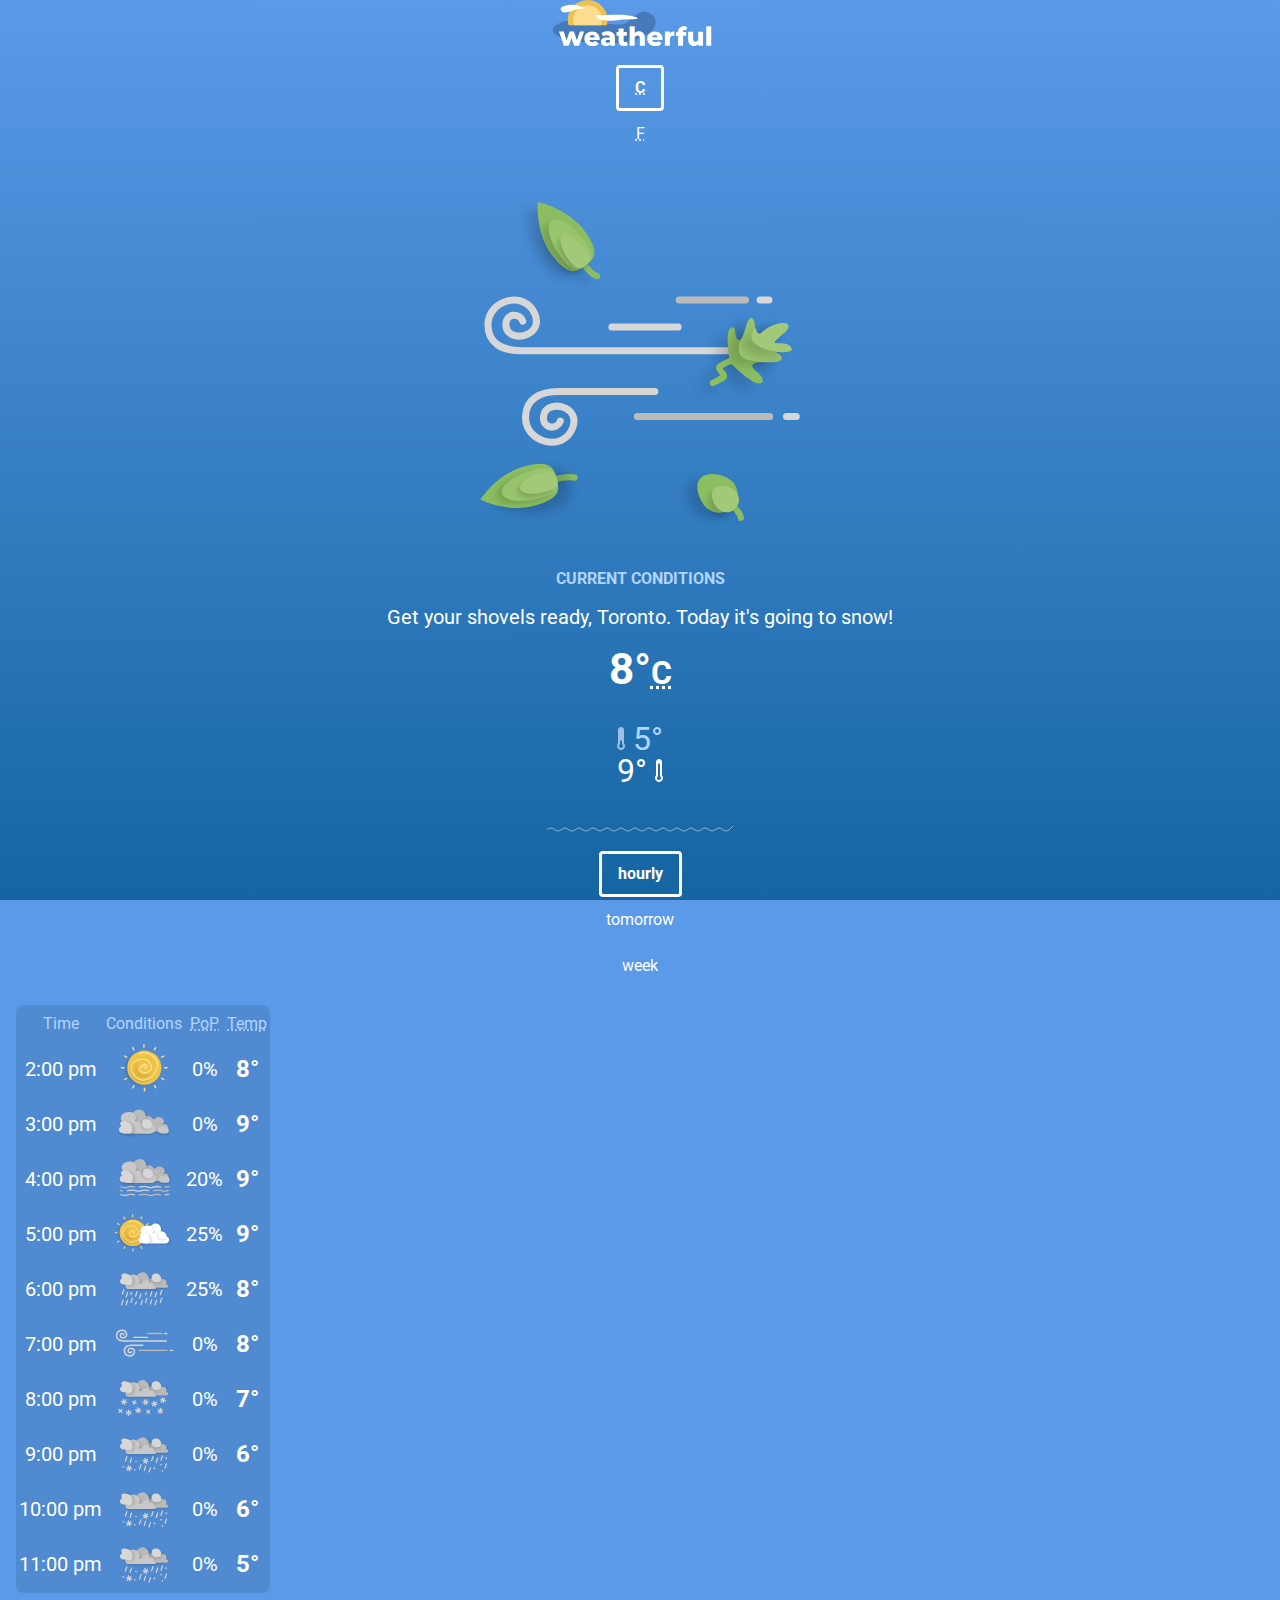
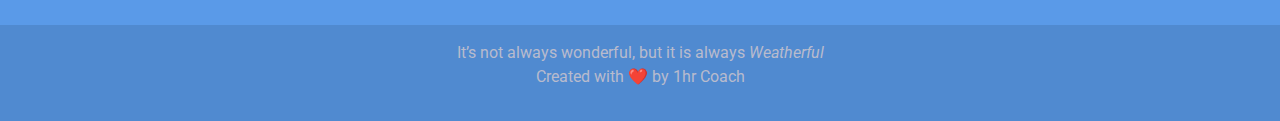
<file: development/b/index.html>
<!DOCTYPE html>
<html lang="en">
	<head>
		<meta charset="UTF-8">
		
		<title>Weatherful Weather</title>
		<meta name="description" content="A weatherful weather app">
		<link rel="stylesheet" href="css/style.css">
	</head>
	<body class="day">

		<!-- <div class="layout"> -->

			<header class="header container">
				<a href="index.html" class="logo"><img src="img/weather-logo.svg" height="46" width="160" alt="Weather logo"></a>
				<ul class="no-markers units">
					<li><button class="btn active" id="setC"><abbr title="Degrees celsius">C</abbr></button></li>
					<li><button class="btn" id="setF"><abbr title="Degrees fahrenheit">F</abbr></button></li>
				</ul>
			</header>

			<main class="weather container">

				<article class="current">
					<!-- <picture> -->
						<!-- <source srcset="img/day-windy-lg.svg" class="icon-lg" media="(min-width: 50rem)"> -->
						<img src="img/day-windy-sm.svg" class="icon-sm" width="320" height="384" alt="Gusty winds in Toronto!">
					<!-- </picture> -->
					<h1>Current Conditions</h1>
					<p class="desc">Get your shovels ready, Toronto. Today it's going to snow!</p>
					<data value="8" class="temp">8&deg;<abbr title="Degrees celsius" class="unit">C</abbr></data>
					<ul class="no-markers high-low">
						<li>
							<img src="img/temp-low.svg" height="23" width="8" alt="Daily low">
							<data value="5" class="low">5&deg;</data>
						</li>
						<li>
							<data value="9" class="high">9&deg;</data>
							<img src="img/temp-high.svg" height="23" width="8" alt="Daily high">
						</li>
					</ul>
				</article>

				<!-- <hr class="squiggly"> -->
				<img src="img/squiggly-line.svg" alt="A squiggly line">

				<aside class="forecast">
					<ul class="no-markers tabs">
						<!-- For each button: aria-controls="hourly" aria-label="hourly" -->
						<li class="tab"><button class="btn active">hourly</button></li>
						<li class="tab"><button class="btn">tomorrow</button></li>
						<li class="tab"><button class="btn">week</button></li>
					</ul>
					
					<table class="ranges">
						<thead>
							<tr>
								<th>Time</th>
								<th>Conditions</th>
								<th><abbr title="Probability of precipitation">PoP</abbr></th>
								<th><abbr title="Temperature">Temp</abbr></th>
							</tr>
						</thead>
						<tbody id="hourly" class="range active">
							<!-- class="icon-xs" for all <img> -->
							<tr>
								<td>2:00 pm</td>
								<td><img src="img/day-clear-xs.svg" alt="Clear conditions" height="48" width="60"></td>
								<td>0%</td>
								<td><data value="8" class="range-temp">8&deg;</data></td>
							</tr>
							<tr>
								<td>3:00 pm</td>
								<td><img src="img/day-cloudy-xs.svg" alt="Cloudy conditions" height="48" width="60"></td>
								<td>0%</td>
								<td><data value="9" class="range-temp">9&deg;</data></td>
							</tr>
							<tr>
								<td>4:00 pm</td>
								<td><img src="img/day-foggy-xs.svg" alt="Foggy conditions" height="48" width="60"></td>
								<td>20%</td>
								<td><data value="9" class="range-temp">9&deg;</data></td>
							</tr>
							<tr>
								<td>5:00 pm</td>
								<td><img src="img/day-partlycloudy-xs.svg" alt="Partly cloudy conditions" height="48" width="60"></td>
								<td>25%</td>
								<td><data value="9" class="range-temp">9&deg;</data></td>
							</tr>
							<tr>
								<td>6:00 pm</td>
								<td><img src="img/day-rainy-xs.svg" alt="Rainy conditions" height="48" width="60"></td>
								<td>25%</td>
								<td><data value="8" class="range-temp">8&deg;</data></td>
							</tr>
							<tr>
								<td>7:00 pm</td>
								<td><img src="img/day-windy-xs.svg" alt="Windy conditions" height="48" width="60"></td>
								<td>0%</td>
								<td><data value="8" class="range-temp">8&deg;</data></td>
							</tr>
							<tr>
								<td>8:00 pm</td>
								<td><img src="img/day-snowy-xs.svg" alt="Partly cloudy conditions" height="48" width="60"></td>
								<td>0%</td>
								<td><data value="7" class="range-temp">7&deg;</data></td>
							</tr>
							<tr>
								<td>9:00 pm</td>
								<td><img src="img/night-sleety-xs.svg" alt="Clear conditions" height="48" width="60"></td>
								<td>0%</td>
								<td><data value="6" class="range-temp">6&deg;</data></td>
							</tr>
							<tr>
								<td>10:00 pm</td>
								<td><img src="img/night-sleety-xs.svg" alt="Clear conditions" height="48" width="60"></td>
								<td>0%</td>
								<td><data value="6" class="range-temp">6&deg;</data></td>
							</tr>
							<tr>
								<td>11:00 pm</td>
								<td><img src="img/night-sleety-xs.svg" alt="Clear conditions" height="48" width="60"></td>
								<td>0%</td>
								<td><data value="5" class="range-temp">5&deg;</data></td>
							</tr>
						</tbody>
						<!-- <tbody id="tomorrow" class="range">
							<tr>
								<td>Morning</td>
								<td><img src="img/day-clear-xs.svg" alt="Clear conditions" height="48" width="60"></td>
								<td>0%</td>
								<td><data value="8">8&deg;</data></td>
							</tr>
							<tr>
								<td>Afternoon</td>
								<td><img src="img/day-cloudy-xs.svg" alt="Sleet conditions" height="48" width="60"></td>
								<td>0%</td>
								<td><data value="12">12&deg;</data></td>
							</tr>
							<tr>
								<td>Evening</td>
								<td><img src="img/night-sleety-xs.svg" alt="Sleet conditions" height="48" width="60"></td>
								<td>0%</td>
								<td><data value="9">9&deg;</data></td>
							</tr>
							<tr>
								<td>Overnight</td>
								<td><img src="img/night-foggy-xs.svg" alt="Sleet conditions" height="48" width="60"></td>
								<td>0%</td>
								<td><data value="4">4&deg;</data></td>
							</tr>
						</tbody>
						<tbody id="week" class="range">
							<tr>
								<td>Sunday</td>
								<td><img src="img/day-windy-xs.svg" alt="Clear conditions" height="48" width="60"></td>
								<td>0%</td>
								<td><data value="9">9&deg;</data></td>
							</tr>
							<tr>
								<td>Monday</td>
								<td><img src="img/day-snowy-xs.svg" alt="Sleet conditions" height="48" width="60"></td>
								<td>0%</td>
								<td><data value="12">12&deg;</data></td>
							</tr>
							<tr>
								<td>Tuesday</td>
								<td><img src="img/day-windy-xs.svg" alt="Windy conditions" height="48" width="60"></td>
								<td>20%</td>
								<td><data value="5">5&deg;</data></td>
							</tr>
							<tr>
								<td>Wednesday</td>
								<td><img src="img/day-rainy-xs.svg" alt="Rainy conditions" height="48" width="60"></td>
								<td>25%</td>
								<td><data value="11">11&deg;</data></td>
							</tr>
							<tr>
								<td>Thursday</td>
								<td><img src="img/day-partlycloudy-xs.svg" alt="Partly cloud conditions" height="48" width="60"></td>
								<td>25%</td>
								<td><data value="12">12&deg;</data></td>
							</tr>
							<tr>
								<td>Friday</td>
								<td><img src="img/day-windy-xs.svg" alt="Windy conditions" height="48" width="60"></td>
								<td>0%</td>
								<td><data value="14">14&deg;</data></td>
							</tr>
							<tr>
								<td>Saturday</td>
								<td><img src="img/day-snowy-xs.svg" alt="Snowy conditions" height="48" width="60"></td>
								<td>0%</td>
								<td><data value="10">10&deg;</data></td>
							</tr>
						</tbody> -->
					</table>
				</aside>

			</main>

			<footer class="footer container">
				<!-- <div class="footer-group container"> -->
					<p class="tagline">It’s not always wonderful, but it is always <em>Weatherful</em></p>
					<p class="madeby">Created with ❤️ by 1hr Coach</p>
				<!-- </div> -->
			</footer>
		<!-- </div> -->

		<!-- <div class="modal show">loading...</div> -->

		<!-- <script src="js/script.js" type="module"></script> -->
	</body>
</html>
</file>
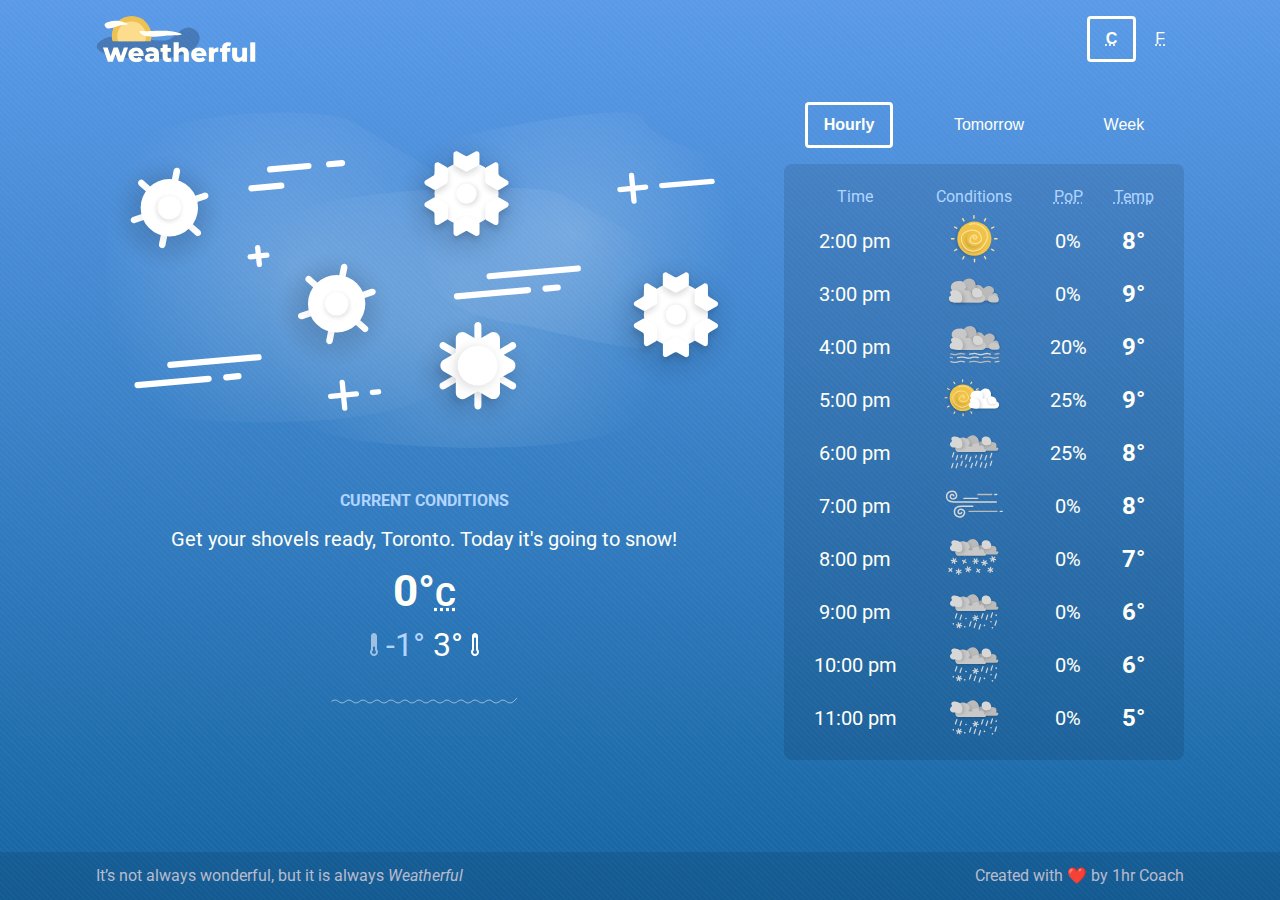
<file: development/d/index.html>
<!DOCTYPE html>
<html lang="en">
	<head>
		<meta charset="UTF-8">
		<meta name="viewport" content="width=device-width, initial-scale=1.0">
		<title>Weatherful Weather</title>
		<meta name="description" content="A weatherful weather app">
		<link rel="stylesheet" href="css/style.css">
	</head>
	<body class="day">

		<div class="layout">

			<header class="header container">
				<div class="logo"><a href="index.html"><img src="img/weather-logo.svg" height="46" width="160" alt="Weather logo"></a></div>
				<ul class="no-markers units">
					<li><button class="btn" id="setC"><abbr title="Degrees celsius">C</abbr></button></li>
					<li><button class="btn" id="setF"><abbr title="Degrees fahrenheit">F</abbr></button></li>
				</ul>
			</header>

			<main class="weather container">

				<article class="current">
					<picture>
						<source srcset="" class="icon-lg" media="(min-width: 50rem)">
						<img src="" class="icon-sm" alt="">
					</picture>
					<h1>Current Conditions</h1>
					<p class="desc"></p>
					<data value="" class="temp"></data>
					<ul class="no-markers high-low">
						<li>
							<img src="img/temp-low.svg" height="23" width="8" alt="Daily low">
							<data value="" class="low"></data>
						</li>
						<li>
							<data value="" class="high"></data>
							<img src="img/temp-high.svg" height="23" width="8" alt="Daily high">
						</li>
					</ul>
				</article>

				<!-- <hr class="squiggly"> -->

				<aside class="forecast">
					<ul class="no-markers tabs">
						<!-- For each button: aria-controls="hourly" aria-label="hourly" -->
						<li class="tab"><button class="btn active">hourly</button></li>
						<li class="tab"><button class="btn">tomorrow</button></li>
						<li class="tab"><button class="btn">week</button></li>
					</ul>
					<table class="ranges">
						<thead>
							<tr>
								<th>Time</th>
								<th>Conditions</th>
								<th><abbr title="Probability of precipitation">PoP</abbr></th>
								<th><abbr title="Temperature">Temp</abbr></th>
							</tr>
						</thead>
						<tbody id="hourly" class="range active">
							<!-- class="icon-xs" for all <img> -->
							<tr>
								<td>2:00 pm</td>
								<td><img src="img/day-clear-xs.svg" alt="Clear conditions" height="48" width="60"></td>
								<td>0%</td>
								<td><data value="8" class="range-temp">8&deg;</data></td>
							</tr>
							<tr>
								<td>3:00 pm</td>
								<td><img src="img/day-cloudy-xs.svg" alt="Cloudy conditions" height="48" width="60"></td>
								<td>0%</td>
								<td><data value="9" class="range-temp">9&deg;</data></td>
							</tr>
							<tr>
								<td>4:00 pm</td>
								<td><img src="img/day-foggy-xs.svg" alt="Foggy conditions" height="48" width="60"></td>
								<td>20%</td>
								<td><data value="9" class="range-temp">9&deg;</data></td>
							</tr>
							<tr>
								<td>5:00 pm</td>
								<td><img src="img/day-partlycloudy-xs.svg" alt="Partly cloudy conditions" height="48" width="60"></td>
								<td>25%</td>
								<td><data value="9" class="range-temp">9&deg;</data></td>
							</tr>
							<tr>
								<td>6:00 pm</td>
								<td><img src="img/day-rainy-xs.svg" alt="Rainy conditions" height="48" width="60"></td>
								<td>25%</td>
								<td><data value="8" class="range-temp">8&deg;</data></td>
							</tr>
							<tr>
								<td>7:00 pm</td>
								<td><img src="img/day-windy-xs.svg" alt="Windy conditions" height="48" width="60"></td>
								<td>0%</td>
								<td><data value="8" class="range-temp">8&deg;</data></td>
							</tr>
							<tr>
								<td>8:00 pm</td>
								<td><img src="img/day-snowy-xs.svg" alt="Partly cloudy conditions" height="48" width="60"></td>
								<td>0%</td>
								<td><data value="7" class="range-temp">7&deg;</data></td>
							</tr>
							<tr>
								<td>9:00 pm</td>
								<td><img src="img/night-sleety-xs.svg" alt="Clear conditions" height="48" width="60"></td>
								<td>0%</td>
								<td><data value="6" class="range-temp">6&deg;</data></td>
							</tr>
							<tr>
								<td>10:00 pm</td>
								<td><img src="img/night-sleety-xs.svg" alt="Clear conditions" height="48" width="60"></td>
								<td>0%</td>
								<td><data value="6" class="range-temp">6&deg;</data></td>
							</tr>
							<tr>
								<td>11:00 pm</td>
								<td><img src="img/night-sleety-xs.svg" alt="Clear conditions" height="48" width="60"></td>
								<td>0%</td>
								<td><data value="5" class="range-temp">5&deg;</data></td>
							</tr>
						</tbody>
					</table>
				</aside>

			</main>

			<footer class="footer">
				<div class="container">
					<!-- Anchor here? -->
					<p class="tagline">It’s not always wonderful, but it is always <em>Weatherful</em></p>
					<p class="madeby">Created with ❤️ by 1hr Coach</p>
				</div>
			</footer>
		</div>

		<div class="modal">loading...</div>

		<script src="js/script.js"></script>
	</body>
</html>
</file>
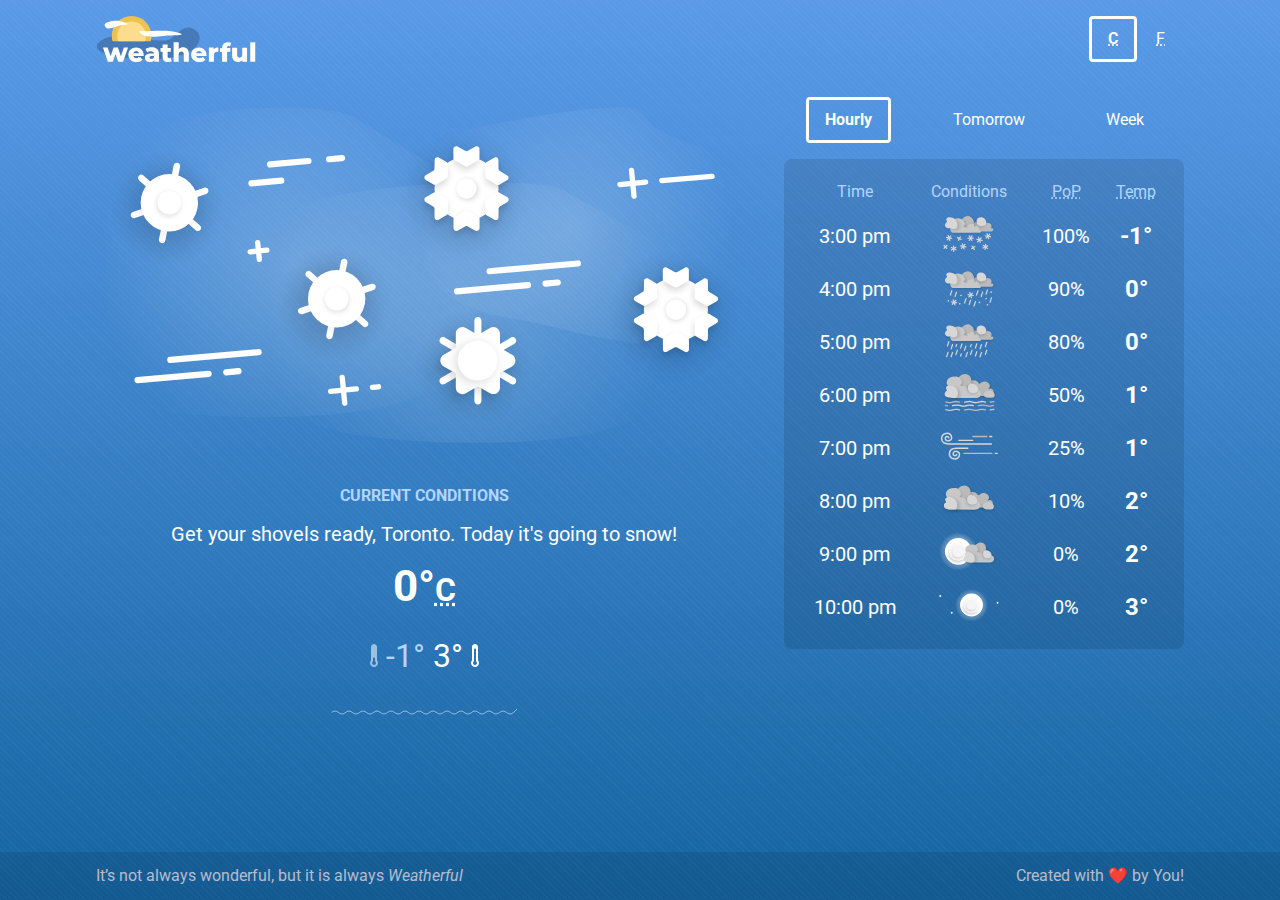
<file: development/e/index.html>
<!DOCTYPE html>
<html lang="en">
	<head>
		<meta charset="UTF-8">
		<meta name="viewport" content="width=device-width, initial-scale=1.0">
		<title>Weatherful Weather</title>
		<meta name="description" content="A weatherful weather app">
		<link rel="stylesheet" href="css/style.css">
	</head>
	<body>

		<div class="layout">

			<header class="header container">
				<a href="index.html" class="logo"><img src="img/weather-logo.svg" height="46" width="160" alt="Weather logo"></a>
				<ul class="no-markers units">
					<li><button class="btn" id="setC"><abbr title="Degrees celsius">C</abbr></button></li>
					<li><button class="btn" id="setF"><abbr title="Degrees fahrenheit">F</abbr></button></li>
				</ul>
			</header>

			<main class="weather container">

				<article class="current">
					<picture>
						<source srcset="" class="icon-lg" id="iconLg" media="(min-width: 50rem)">
						<img src="" class="icon-sm" id="iconSm" alt="">
					</picture>
					<h1>Current Conditions</h1>
					<p class="desc" id="desc"></p>
					<data value="" class="temp" id="currTemp"></data>
					<ul class="no-markers high-low">
						<li>
							<img src="img/temp-low.svg" height="23" width="8" alt="Daily low">
							<data value="" class="low" id="lowTemp"></data>
						</li>
						<li>
							<data value="" class="high" id="highTemp"></data>
							<img src="img/temp-high.svg" height="23" width="8" alt="Daily high">
						</li>
					</ul>
				</article>

				<!-- <hr class="squiggly"> -->

				<aside class="forecast">
					<ul class="no-markers tabs">
					</ul>
					<table class="ranges">
						<thead>
              <tr>
                <th>Time</th>
                <th>Conditions</th>
                <th><abbr title="Probability of precipitation">PoP</abbr></th>
                <th><abbr title="Temperature">Temp</abbr></th>
              </tr>
            </thead>
					</table>
				</aside>

			</main>

			<footer class="footer">
				<div class="container footer-group">
					<!-- Anchor here? -->
					<p class="tagline">It’s not always wonderful, but it is always <em>Weatherful</em></p>
					<p class="madeby">Created with ❤️ by You!</p>
				</div>
			</footer>
		</div>

		<div class="modal show">loading...</div>

		<script src="js/script.js" type="module"></script>
	</body>
</html>
</file>
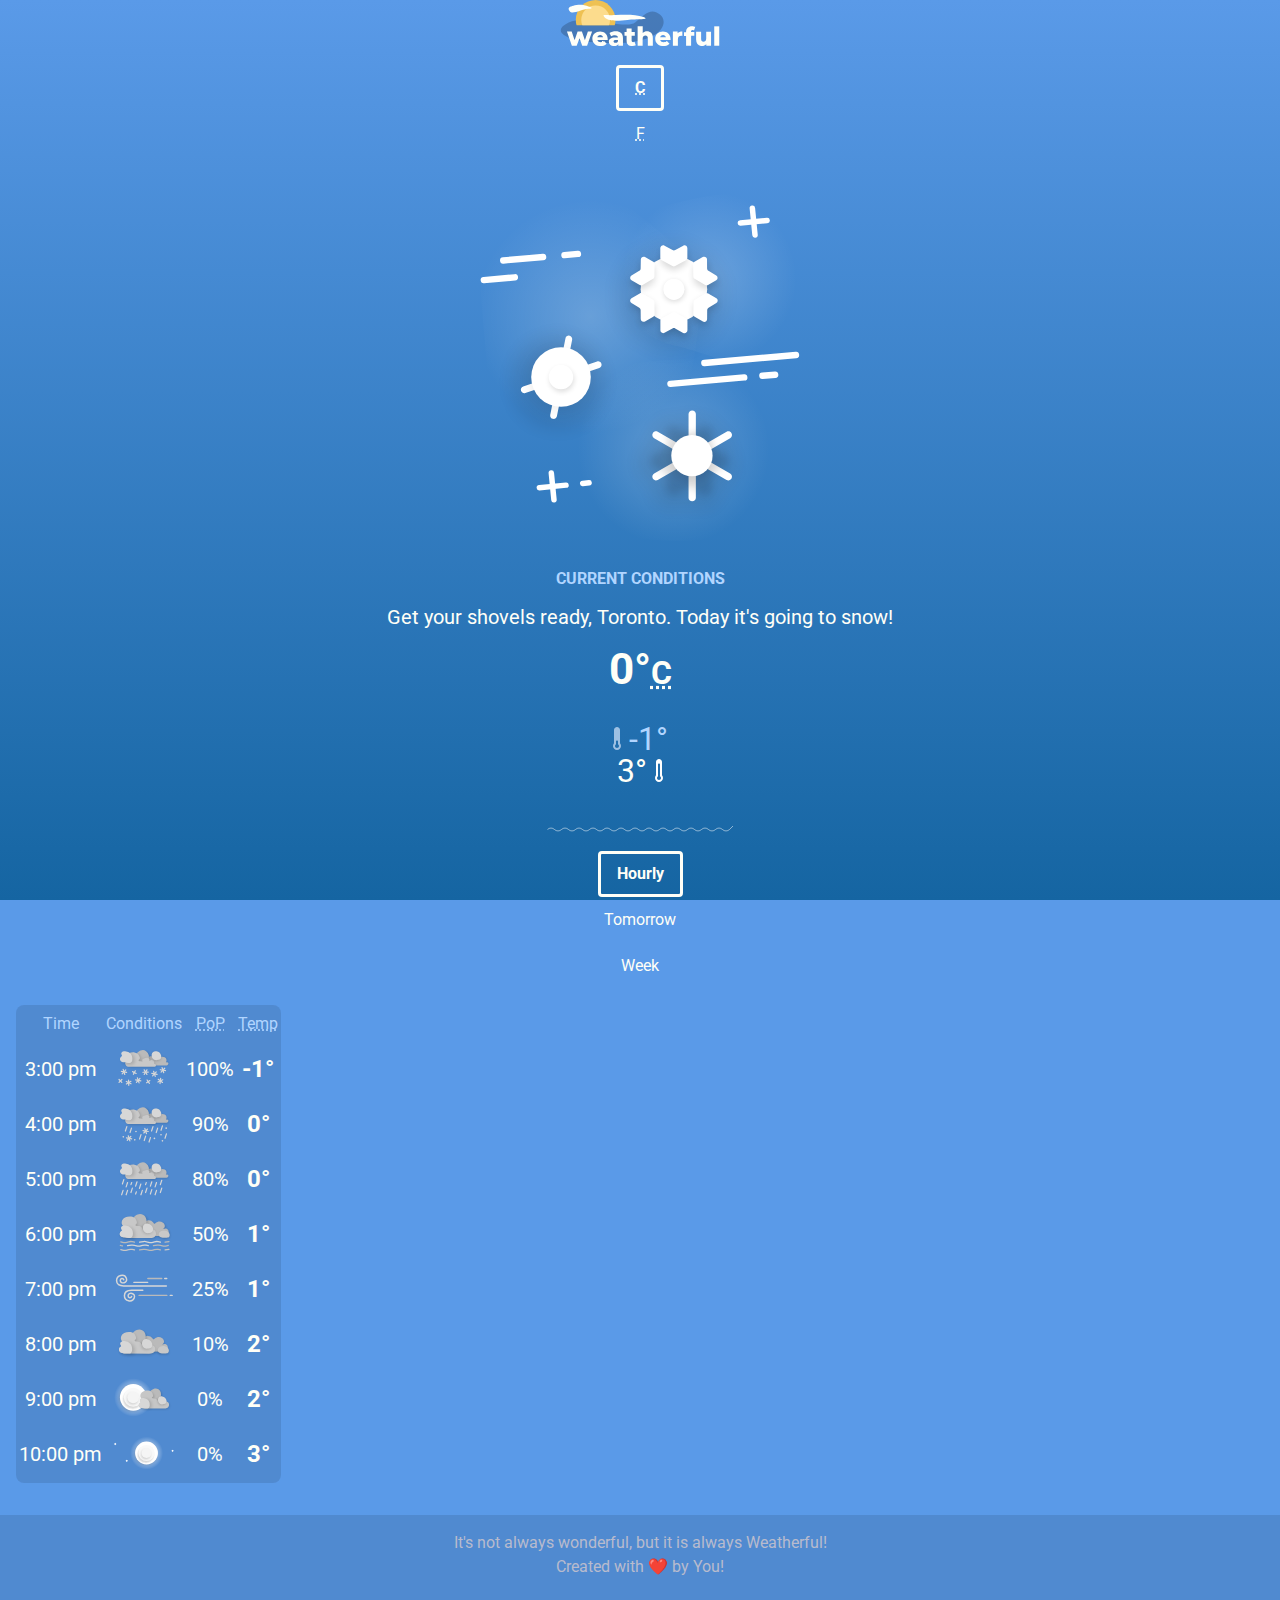
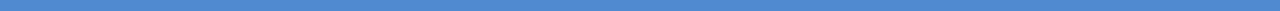
<file: module-b/solution/index.html>
<!DOCTYPE html>
<html lang="en">
  <head>
    <meta charset="utf-8">
    <title>Weatherful Weather</title>
    <meta name="description" content="A weatherful weather application interface">
    <link rel="stylesheet" href="css/style.css">
  </head>
  <body>
    <header class="container">
      <a href="index.html" class="logo"><img src="img/weather-logo.svg" height="46" width="160" alt="Weatherful Weather logo"></a>
      <ul class="no-markers">
        <li><button class="btn active"><abbr title="Degrees celsius">C</abbr></button></li>
        <li><button class="btn"><abbr title="Degrees fahrenheit">F</abbr></button></li>
      </ul>
    </header>
    <main class="container">
      <article>
        <img src="img/day-snow-sm.svg" width="320" height="384" alt="Snowy weather in Toronto">
        <h1 class="heading">Current Conditions</h1>
        <p class="desc">Get your shovels ready, Toronto. Today it's going to snow!</p>
        <data value="0" class="temp">0&deg;<abbr title="Degrees celsius" class="unit">C</abbr></data>
        <ul class="no-markers high-low">
          <li>
            <img src="img/temp-low.svg" alt="Daily low">
            <data value="-1" class="low">-1&deg;</data>
          </li>
          <li>
            <data value="3" class="high">3&deg;</data>
            <img src="img/temp-high.svg" alt="Daily hight">
          </li>
        </ul>
      </article>
      <img src="img/squiggly-line.svg" alt="A squiggly line">
      <aside>
        <ul class="no-markers">
          <li><button class="btn active">Hourly</button></li>
          <li><button class="btn">Tomorrow</button></li>
          <li><button class="btn">Week</button></li>
        </ul>
        <table class="ranges">
          <thead>
            <tr>
              <th>Time</th>
              <th>Conditions</th>
              <th><abbr title="Probability of precipitation">PoP</abbr></th>
              <th><abbr title="Temperature">Temp</abbr></th>
            </tr>
          </thead>
          <tbody class="range">
            <tr>
              <td>3:00 pm</td>
              <td><img src="img/day-snow-xs.svg" height="48" width="60" alt="Snow"></td>
              <td>100%</td>
              <td class="range-temp"><data value="-1">-1&deg;</data></td>
            </tr>
            <tr>
              <td>4:00 pm</td>
              <td><img src="img/day-sleet-xs.svg" height="48" width="60" alt="Sleet"></td>
              <td>90%</td>
              <td class="range-temp"><data value="0">0&deg;</data></td>
            </tr>
            <tr>
              <td>5:00 pm</td>
              <td><img src="img/day-rain-xs.svg" height="48" width="60" alt="Rain"></td>
              <td>80%</td>
              <td class="range-temp"><data value="0">0&deg;</data></td>
            </tr>
            <tr>
              <td>6:00 pm</td>
              <td><img src="img/day-foggy-xs.svg" height="48" width="60" alt="Foggy"></td>
              <td>50%</td>
              <td class="range-temp"><data value="1">1&deg;</data></td>
            </tr>
            <tr>
              <td>7:00 pm</td>
              <td><img src="img/day-windy-xs.svg" height="48" width="60" alt="Windy"></td>
              <td>25%</td>
              <td class="range-temp"><data value="1">1&deg;</data></td>
            </tr>
            <tr>
              <td>8:00 pm</td>
              <td><img src="img/night-cloudy-xs.svg" height="48" width="60" alt="Cloudy"></td>
              <td>10%</td>
              <td class="range-temp"><data value="2">2&deg;</data></td>
            </tr>
            <tr>
              <td>9:00 pm</td>
              <td><img src="img/night-partlycloudy-xs.svg" height="48" width="60" alt="Partly Cloudy"></td>
              <td>0%</td>
              <td class="range-temp"><data value="2">2&deg;</data></td>
            </tr>
            <tr>
              <td>10:00 pm</td>
              <td><img src="img/night-clear-xs.svg" height="48" width="60" alt="Clear"></td>
              <td>0%</td>
              <td class="range-temp"><data value="3">3&deg;</data></td>
            </tr>
          </tbody>
        </table>
      </aside>
    </main>
    <footer class="footer container">
      <p class="tagline">It's not always wonderful, but it is always Weatherful!</p>
      <p class="madeby">Created with ❤️ by You!</p>
    </footer>
  </body>
</html>
</file>
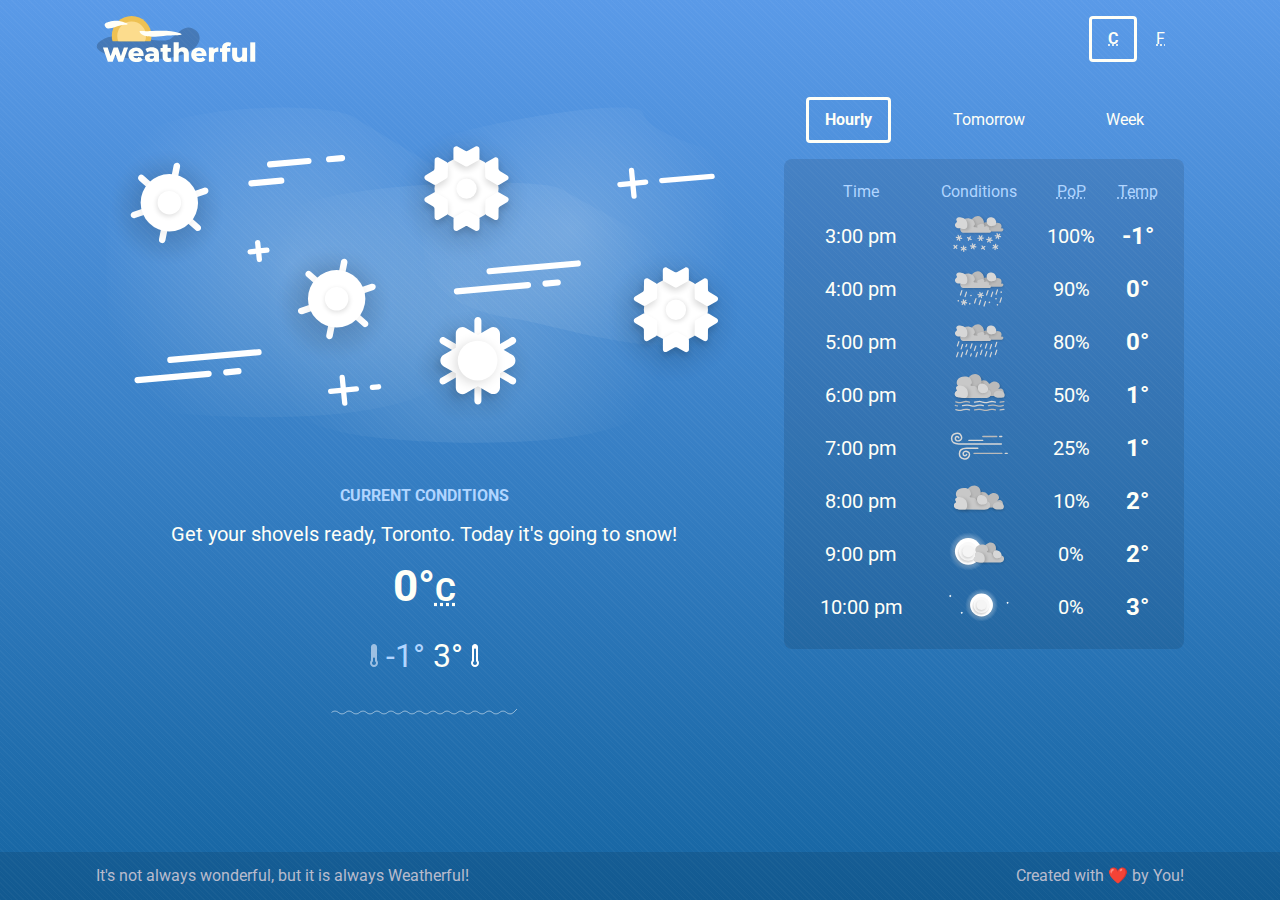
<file: module-c/solution/index.html>
<!DOCTYPE html>
<html lang="en">
  <head>
    <meta charset="utf-8">
    <meta name="viewport" content="width=device-width, initial-scale=1.0">
    <title>Weatherful Weather</title>
    <meta name="description" content="A weatherful weather application interface">
    <link rel="stylesheet" href="css/style.css">
  </head>
  <body>
    <div class="layout">
      <header class="header container">
        <a href="index.html" class="logo"><img src="img/weather-logo.svg" height="46" width="160" alt="Weatherful Weather logo"></a>
        <ul class="no-markers units">
          <li><button class="btn active"><abbr title="Degrees celsius">C</abbr></button></li>
          <li><button class="btn"><abbr title="Degrees fahrenheit">F</abbr></button></li>
        </ul>
      </header>
      <main class="container weather">
        <article class="current">
          <picture>
            <source srcset="img/day-snow-lg.svg" media="(min-width: 50rem)">
            <img src="img/day-snow-sm.svg" alt="Snowy weather in Toronto">
          </picture>
          <h1 class="heading">Current Conditions</h1>
          <p class="desc">Get your shovels ready, Toronto. Today it's going to snow!</p>
          <data value="0" class="temp">0&deg;<abbr title="Degrees celsius" class="unit">C</abbr></data>
          <ul class="no-markers high-low">
            <li class="low">
              <img src="img/temp-low.svg" alt="Daily low">
              <data value="-1">-1&deg;</data>
            </li>
            <li class="high">
              <data value="3">3&deg;</data>
              <img src="img/temp-high.svg" alt="Daily hight">
            </li>
          </ul>
        </article>
        <!-- <img src="img/squiggly-line.svg" alt="A squiggly line"> -->
        <aside class="forecast">
          <ul class="no-markers tabs">
            <li><button class="btn active">Hourly</button></li>
            <li><button class="btn">Tomorrow</button></li>
            <li><button class="btn">Week</button></li>
          </ul>
          <table class="ranges">
            <thead>
              <tr>
                <th>Time</th>
                <th>Conditions</th>
                <th><abbr title="Probability of precipitation">PoP</abbr></th>
                <th><abbr title="Temperature">Temp</abbr></th>
              </tr>
            </thead>
            <tbody class="range">
              <tr>
                <td>3:00 pm</td>
                <td><img src="img/day-snow-xs.svg" height="48" width="60" alt="Snow"></td>
                <td>100%</td>
                <td class="range-temp"><data value="-1">-1&deg;</data></td>
              </tr>
              <tr>
                <td>4:00 pm</td>
                <td><img src="img/day-sleet-xs.svg" height="48" width="60" alt="Sleet"></td>
                <td>90%</td>
                <td class="range-temp"><data value="0">0&deg;</data></td>
              </tr>
              <tr>
                <td>5:00 pm</td>
                <td><img src="img/day-rain-xs.svg" height="48" width="60" alt="Rain"></td>
                <td>80%</td>
                <td class="range-temp"><data value="0">0&deg;</data></td>
              </tr>
              <tr>
                <td>6:00 pm</td>
                <td><img src="img/day-foggy-xs.svg" height="48" width="60" alt="Foggy"></td>
                <td>50%</td>
                <td class="range-temp"><data value="1">1&deg;</data></td>
              </tr>
              <tr>
                <td>7:00 pm</td>
                <td><img src="img/day-windy-xs.svg" height="48" width="60" alt="Windy"></td>
                <td>25%</td>
                <td class="range-temp"><data value="1">1&deg;</data></td>
              </tr>
              <tr>
                <td>8:00 pm</td>
                <td><img src="img/night-cloudy-xs.svg" height="48" width="60" alt="Cloudy"></td>
                <td>10%</td>
                <td class="range-temp"><data value="2">2&deg;</data></td>
              </tr>
              <tr>
                <td>9:00 pm</td>
                <td><img src="img/night-partlycloudy-xs.svg" height="48" width="60" alt="Partly Cloudy"></td>
                <td>0%</td>
                <td class="range-temp"><data value="2">2&deg;</data></td>
              </tr>
              <tr>
                <td>10:00 pm</td>
                <td><img src="img/night-clear-xs.svg" height="48" width="60" alt="Clear"></td>
                <td>0%</td>
                <td class="range-temp"><data value="3">3&deg;</data></td>
              </tr>
            </tbody>
          </table>
        </aside>
      </main>
      <footer class="footer">
        <div class="container footer-group">
          <p class="tagline">It's not always wonderful, but it is always Weatherful!</p>
          <p class="madeby">Created with ❤️ by You!</p>
        </div>
      </footer>
    </div>
  </body>
</html>
</file>
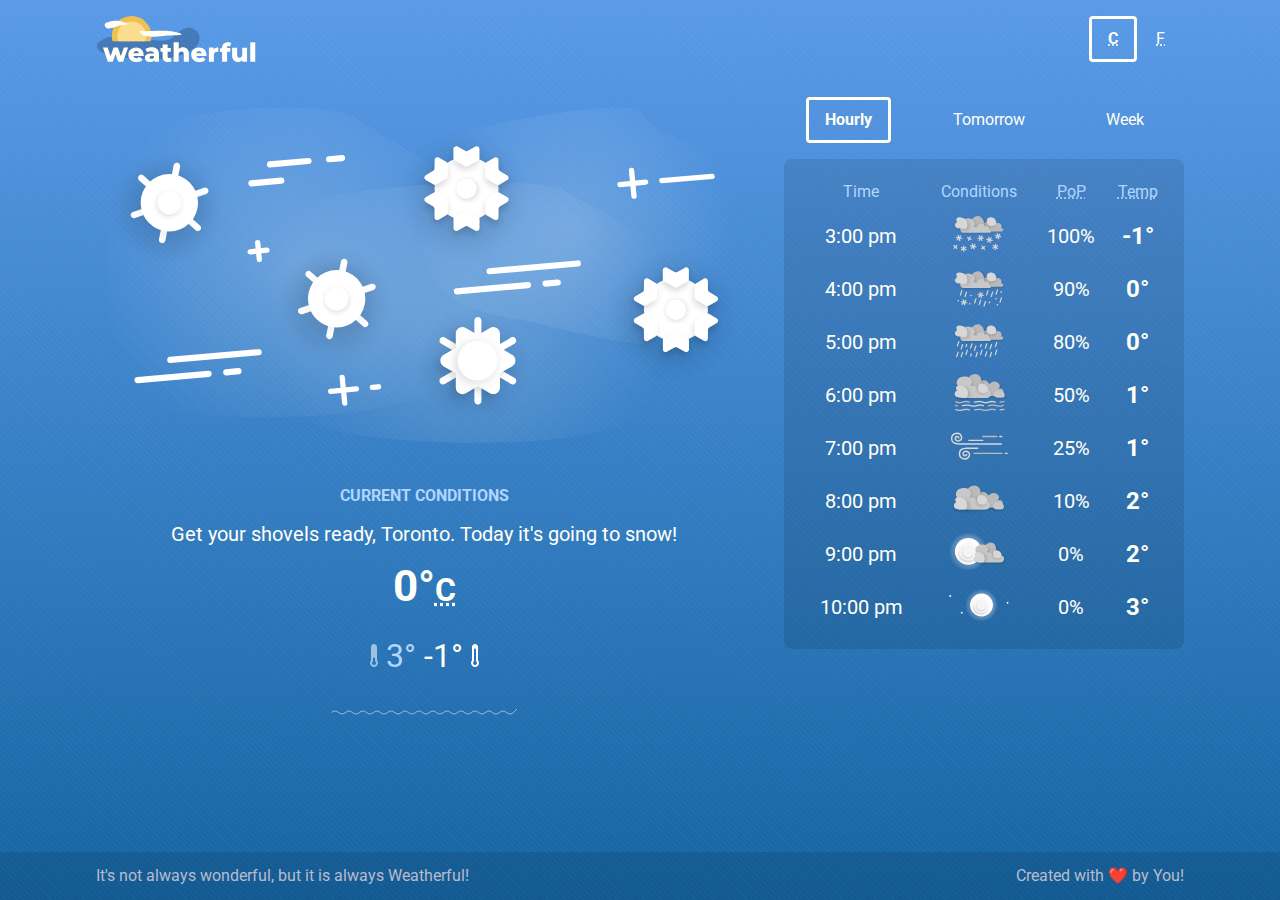
<file: module-d/solution/index.html>
<!DOCTYPE html>
<html lang="en">
  <head>
    <meta charset="utf-8">
    <meta name="viewport" content="width=device-width, initial-scale=1.0">
    <title>Weatherful Weather</title>
    <meta name="description" content="A weatherful weather application interface">
    <link rel="stylesheet" href="css/style.css">
  </head>
  <body>
    <div class="layout">
      <header class="header container">
        <a href="index.html" class="logo"><img src="img/weather-logo.svg" height="46" width="160" alt="Weatherful Weather logo"></a>
        <ul class="no-markers units">
          <li><button class="btn" id="setC"><abbr title="Degrees celsius">C</abbr></button></li>
          <li><button class="btn" id="setF"><abbr title="Degrees fahrenheit">F</abbr></button></li>
        </ul>
      </header>
      <main class="container weather">
        <article class="current">
          <picture>
            <source srcset="" media="(min-width: 50rem)" id="iconLg">
            <img src="" alt="" id="iconSm">
          </picture>
          <h1 class="heading">Current Conditions</h1>
          <p class="desc" id="desc"></p>
          <data value="" class="temp" id="currTemp"></data>
          <ul class="no-markers high-low">
            <li class="low">
              <img src="img/temp-low.svg" alt="Daily low">
              <data value="" id="highTemp"></data>
            </li>
            <li class="high">
              <data value="" id="lowTemp"></data>
              <img src="img/temp-high.svg" alt="Daily hight">
            </li>
          </ul>
        </article>
        <aside class="forecast">
          <ul class="no-markers tabs">
            <li><button class="btn active">Hourly</button></li>
            <li><button class="btn">Tomorrow</button></li>
            <li><button class="btn">Week</button></li>
          </ul>
          <table class="ranges">
            <thead>
              <tr>
                <th>Time</th>
                <th>Conditions</th>
                <th><abbr title="Probability of precipitation">PoP</abbr></th>
                <th><abbr title="Temperature">Temp</abbr></th>
              </tr>
            </thead>
            <tbody class="range">
              <tr>
                <td>3:00 pm</td>
                <td><img src="img/day-snow-xs.svg" height="48" width="60" alt="Snow"></td>
                <td>100%</td>
                <td class="range-temp"><data value="-1">-1&deg;</data></td>
              </tr>
              <tr>
                <td>4:00 pm</td>
                <td><img src="img/day-sleet-xs.svg" height="48" width="60" alt="Sleet"></td>
                <td>90%</td>
                <td class="range-temp"><data value="0">0&deg;</data></td>
              </tr>
              <tr>
                <td>5:00 pm</td>
                <td><img src="img/day-rain-xs.svg" height="48" width="60" alt="Rain"></td>
                <td>80%</td>
                <td class="range-temp"><data value="0">0&deg;</data></td>
              </tr>
              <tr>
                <td>6:00 pm</td>
                <td><img src="img/day-foggy-xs.svg" height="48" width="60" alt="Foggy"></td>
                <td>50%</td>
                <td class="range-temp"><data value="1">1&deg;</data></td>
              </tr>
              <tr>
                <td>7:00 pm</td>
                <td><img src="img/day-windy-xs.svg" height="48" width="60" alt="Windy"></td>
                <td>25%</td>
                <td class="range-temp"><data value="1">1&deg;</data></td>
              </tr>
              <tr>
                <td>8:00 pm</td>
                <td><img src="img/night-cloudy-xs.svg" height="48" width="60" alt="Cloudy"></td>
                <td>10%</td>
                <td class="range-temp"><data value="2">2&deg;</data></td>
              </tr>
              <tr>
                <td>9:00 pm</td>
                <td><img src="img/night-partlycloudy-xs.svg" height="48" width="60" alt="Partly Cloudy"></td>
                <td>0%</td>
                <td class="range-temp"><data value="2">2&deg;</data></td>
              </tr>
              <tr>
                <td>10:00 pm</td>
                <td><img src="img/night-clear-xs.svg" height="48" width="60" alt="Clear"></td>
                <td>0%</td>
                <td class="range-temp"><data value="3">3&deg;</data></td>
              </tr>
            </tbody>
          </table>
        </aside>
      </main>
      <footer class="footer">
        <div class="container footer-group">
          <p class="tagline">It's not always wonderful, but it is always Weatherful!</p>
          <p class="madeby">Created with ❤️ by You!</p>
        </div>
      </footer>
    </div>

    <script src="js/script.js"></script>
  </body>
</html>
</file>
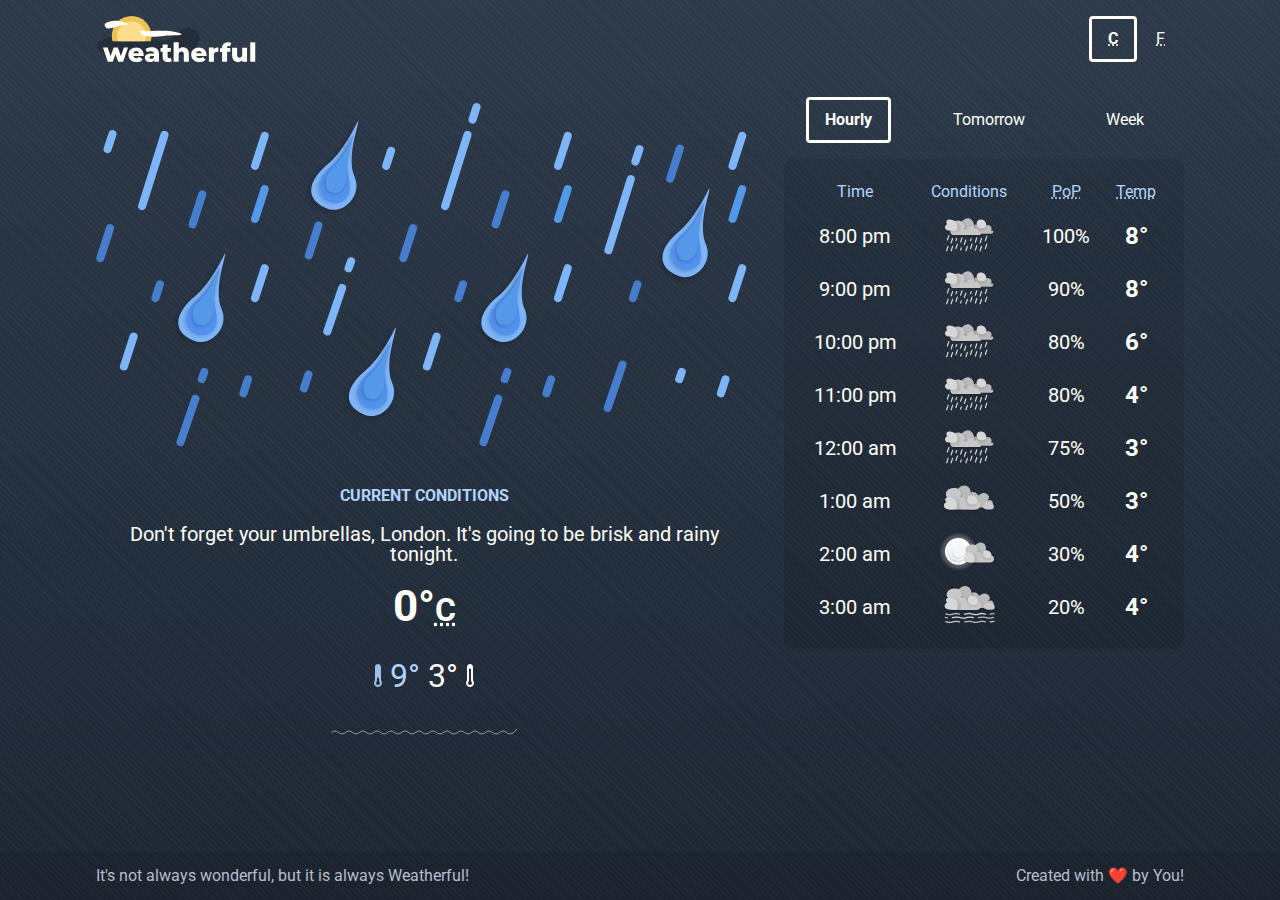
<file: module-e/solution/index.html>
<!DOCTYPE html>
<html lang="en">
  <head>
    <meta charset="utf-8">
    <meta name="viewport" content="width=device-width, initial-scale=1.0">
    <title>Weatherful Weather</title>
    <meta name="description" content="A weatherful weather application interface">
    <link rel="stylesheet" href="css/style.css">
  </head>
  <body>
    <div class="layout">
      <header class="header container">
        <a href="index.html" class="logo"><img src="img/weather-logo.svg" height="46" width="160" alt="Weatherful Weather logo"></a>
        <ul class="no-markers units">
          <li><button class="btn" id="setC"><abbr title="Degrees celsius">C</abbr></button></li>
          <li><button class="btn" id="setF"><abbr title="Degrees fahrenheit">F</abbr></button></li>
        </ul>
      </header>
      <main class="container weather">
        <article class="current">
          <picture>
            <source srcset="" media="(min-width: 50rem)" id="iconLg">
            <img src="" alt="" id="iconSm">
          </picture>
          <h1 class="heading">Current Conditions</h1>
          <p class="desc" id="desc"></p>
          <data value="" class="temp" id="currTemp"></data>
          <ul class="no-markers high-low">
            <li class="low">
              <img src="img/temp-low.svg" alt="Daily low">
              <data value="" id="highTemp"></data>
            </li>
            <li class="high">
              <data value="" id="lowTemp"></data>
              <img src="img/temp-high.svg" alt="Daily hight">
            </li>
          </ul>
        </article>
        <aside class="forecast">
          <ul class="no-markers tabs" id="tabs">
          </ul>
          <table class="ranges" id="ranges">
            <thead>
              <tr>
                <th>Time</th>
                <th>Conditions</th>
                <th><abbr title="Probability of precipitation">PoP</abbr></th>
                <th><abbr title="Temperature">Temp</abbr></th>
              </tr>
            </thead>
          </table>
        </aside>
      </main>
      <footer class="footer">
        <div class="container footer-group">
          <p class="tagline">It's not always wonderful, but it is always Weatherful!</p>
          <p class="madeby">Created with ❤️ by You!</p>
        </div>
      </footer>
    </div>

    <script src="js/script.js" type="module"></script>
  </body>
</html>
</file>
<file: development/b/css/style.css>
@import url('https://fonts.googleapis.com/css2?family=Open+Sans:wght@300&family=Roboto:wght@400;700&display=swap');

/* *, *::before, *::after {
	box-sizing: border-box;
} */

:root {
	--col-a: rgb(255, 255, 247);
	--col-b: rgb(177, 213, 255);
	--col-c: rgb(184, 187, 205);

	--shade-white: rgba(255, 255, 255, 0.1);
	--shade-black: rgba(0, 0, 0, 0.1);
}

html {
	background-color: var(--grad-light);
	/* height: 100%; */
}
.day {
	--grad-light:rgb(90, 154, 232);
	--grad-dark:rgb(21, 101, 162);
}
.day-precip {
	--grad-light: rgb(53, 84, 131);
	--grad-dark: rgb(51, 82, 120);
}
.night {
	--grad-light: rgb(63, 113, 205);
	--grad-dark: rgb(28, 19, 40);
}
.night-precip {
	--grad-light: rgb(45, 58, 74);
	--grad-dark: rgb(29, 38, 51);
}
body {
	background-color: var(--grad-light);
	background-image:
		/* repeating-linear-gradient(
			45deg,
			rgba(255,255,255,0.03),
			rgba(255,255,255,0.03) 1px,
			transparent 2px,
			transparent 4px
		), */
		linear-gradient(var(--grad-light), var(--grad-dark));
	background-attachment: fixed;
	font: normal 400 1rem/1 Roboto, helvetica, arial, sans-serif;
	color: var(--col-a);
	text-align: center;
	margin: 0;
	/* height: 100%; */
}


/*************** UTILITY ***************/
.no-markers {
  list-style-type: none;
  padding: 0;
}
.container {
	/* max-width: 70rem; */
	/* margin: 0 auto; */
	padding: 0 1rem;
	/* width: 100%; */
}
.btn {
	background-color: transparent;
	font: normal 400 1rem/1 'Roboto', helvetica, arial, sans-serif;
	color: var(--col-a);
	padding: 0.75rem 1rem;
	border: 3px solid transparent; /* Must start with transparent as not to shift the layout */
	border-radius: 0.25rem;
}
/* .btn:hover, .btn:focus {
	background-color: var(--shade-white);
}
.btn:focus {
	border: 3px solid var(--col-b);
	outline: none;
} */
.btn.active {
	background-color: transparent;  /* necessary? */
	border-color: var(--col-a);
	font-weight: 700;
}
/* .layout {
	display: flex;
	flex-direction: column;
	min-height: 100%;
} */

/*************** HEADER ***************/
/* .header {
	display: flex;
	justify-content: space-between;
} */
.logo {
	/* font: 700 2rem helvetica, sans-serif;
	text-transform: uppercase;
	letter-spacing: -0.1rem; */
	margin: 1rem 1rem 1rem 0; /* margin: 1rem 0; */
}
/* .units {
	display: flex;
} */

/*************** CURRENT ***************/
/* .weather {
	flex-grow: 1;
} */
/* .current {
	max-width: 20rem;
	margin: 0 auto;
} */
h1 {
	font-size: 1rem;
	text-transform: uppercase;
	color: var(--col-b)
}
.desc {
	font-size: 1.25rem;
}
.temp {
	font-size: 2.75rem;
	font-weight: 700;
	margin: 1rem 0;
	/* display: block; */
}
.unit {
	font-size: 2rem;
}
/* .high-low {
	font-size: 2rem;
	margin: 1rem 0;
	display: flex;
	justify-content: center;
} */
.high-low {
	font-size: 2rem;
}
.high-low li {
	/* display: inline; */
}
.low {
	color: var(--col-b);
}
/* .current {
	max-width: 20rem;
	margin: 0 auto;
} */
/* .squiggly {
	border: none; */
/* .current::after {
	content: "";
	display: block;
	background-image: url('../img/squiggly-line.svg');
	background-position: center center;
	background-repeat: no-repeat;
	height: 1rem;
	margin: 2rem 0;
} */

/*************** FORECAST ***************/
/* .tabs {
	display: flex;
	justify-content: space-around;
} */
.ranges {
	/* THIS ONE IS A BIT TRICKY WITH PADDING/SPACING UNTIL MODULE C */
  background-color: var(--shade-black);
	border-radius: 0.5rem;
	/* border-spacing: 0; */
			/* We lose padding here withit out! border-collapse: collapse; */
  margin: 1rem 0;
	/* width: 100%; */
	/* padding: 1rem; */
}
.ranges th {
	font-weight: 400;
	color: var(--col-b);
	line-height: 2;
}
/* .ranges th:nth-child(1) {
	width: 30%;
} */
.range {
	/* display: none; */
	font-size: 1.25rem;
}
/* .range.active {
	display: table-row-group;
} */
/* .range tr:hover {
	background-color: var(--shade-black);
} */
.range-temp {
	font-size: 1.5rem;
	font-weight: 700;
}
/* .icon-xs {  Not necessary
	height: 3rem;
} */

/*************** FOOTER ***************/
.footer {
	background-color: var(--shade-black);
	color: var(--col-c);
	line-height: 1.5;
	padding: 1rem 0 2rem 0;
	margin-top: 2rem;
}
.tagline, .madeby {
	margin: 0;
}

/*************** MODAL ***************/
/* .modal {
	position: fixed;
	top: 0;
	left: 0;
	width: 100%;
	height: 100%;
	background-color: rgba(0,0,0,0.9);
	font-size: 2rem; */
	/* --- */
	/* display: none; */
	/* --- */
	/* display: flex;
	opacity: 0;
	pointer-events: none;
	transition: opacity 0.3s; */
	/* --- */
	/* justify-content: center;
	align-items: center; */
	/* --- */
/* } */
/* .modal.show { */
	/* --- */
	/* display: flex; */
	/* --- */
	/* opacity: 1; */
	/* --- */
/* } */

/* @media screen and (min-width: 50rem) { */
	/*************** FOOTER ***************/
	/* .weather {
		display: flex;
	}
	.current {
		max-width: none;
		flex-grow: 1;
		margin-right: 2rem;
	} */

	/*************** FORECAST ***************/
	/* .ranges {
		min-width: 25rem;
	} */

	/*************** FOOTER ***************/
	/* .footer {
		width: 100%;
		padding: 1rem 0;
		line-height: 1;
	}
	.footer-group {
		display: flex;
		justify-content: space-between;
	} */
/* }  */
</file>
<file: development/d/css/style.css>
@import url('https://fonts.googleapis.com/css2?family=Open+Sans:wght@300&family=Roboto:wght@400;700&display=swap');

*, *::before, *::after {
	box-sizing: border-box;
}

html {
	--col-a: rgb(255, 255, 247);
	--col-b: rgb(177, 213, 255);
	--col-c: rgb(184, 187, 205);

	--shade-white: rgba(255, 255, 255, 0.1);
	--shade-black: rgba(0, 0, 0, 0.1);
	
	/* --grad-light:rgb(90, 154, 232);
	--grad-dark:rgb(21, 101, 162); */

	background-color: var(--grad-light);
	height: 100%;
}
.day {
	--grad-light:rgb(90, 154, 232);
	--grad-dark:rgb(21, 101, 162);
}
.day-precip {
	--grad-light: rgb(53, 84, 131);
	--grad-dark: rgb(51, 82, 120);
}
.night {
	--grad-light: rgb(63, 113, 205);
	--grad-dark: rgb(28, 19, 40);
}
.night-precip {
	--grad-light: rgb(45, 58, 74);
	--grad-dark: rgb(29, 38, 51);
}
body {
	background-color: var(--grad-light);
	background-image:
		repeating-linear-gradient(
			45deg,
			rgba(255,255,255,0.03),
			rgba(255,255,255,0.03) 1px,
			transparent 2px,
			transparent 4px
		),
		linear-gradient(var(--grad-light), var(--grad-dark));
	background-attachment: fixed;
	font: normal 400 1rem/1 Roboto, helvetica, arial, sans-serif;
	color: var(--col-a);
	text-align: center;
	margin: 0;
	height: 100%;
}
.no-markers {
  list-style-type: none;
  padding: 0;
}
.container {
	max-width: 70rem;
	margin: 0 auto;
	padding: 0 1rem;
	width: 100%;
}
.btn {
	background-color: transparent;
	color: var(--col-a);
	text-align: center;
	line-height: 1;
	padding: 0.75rem 1rem;
	border: 3px solid transparent; /* Must start with transparent as not to shift the layout */
	border-radius: 0.25rem;
	font-size: 1rem;
	text-transform: capitalize;
}
.btn:hover, .btn:focus {
	background-color: var(--shade-white);
}
.btn:focus {
	border: 3px solid var(--col-b);
	outline: none;
}
.btn.active {
	background-color: transparent;
	border-color: var(--col-a);
	font-weight: 700;
}
.layout {
	display: flex;
	flex-direction: column;
	min-height: 100%;
}

/*************** HEADER ***************/

.header {
	display: flex;
	justify-content: space-between;
}
.logo {
	font: 700 2rem helvetica, sans-serif;
	text-transform: uppercase;
	letter-spacing: -0.1rem;
	margin: 1rem 1rem 1rem 0;
}
.units {
	display: flex;
}

/*************** CURRENT ***************/

.weather {
	flex-grow: 1;
}
.current {
	max-width: 20rem;
	margin: 0 auto;
}
h1 {
	font-size: 1rem;
	text-transform: uppercase;
	color: var(--col-b)
}
.desc {
	font-size: 1.25rem;
	font-weight: 400;
}
.temp {
	font-size: 2.75rem;
	font-weight: 700;
	margin: 1rem 0;
	display: block;
}
.unit {
	font-size: 2rem;
}
.high-low {
	font-size: 2rem;
	margin: 1rem 0;
}
.high-low li {
	display: inline;
}

.low {
	color: var(--col-b);
}
/* .squiggly { 
	border: none; */
.current::after {
	content: "";
	display: block;
	background-image: url('../img/squiggly-line.svg');
	background-position: center center;
	background-repeat: no-repeat;
	height: 1rem;
	margin: 2rem 0;
}

/*************** FORECAST ***************/

.tabs {
	display: flex;
	justify-content: space-around;
}
.ranges {
  background-color: var(--shade-black);
	border-radius: 0.5rem;
	border-spacing: 0; /* instead of: border-collapse: collapse;*/
  margin: 1rem 0;
	width: 100%;
	padding: 1rem;
}
.ranges th {
	font-weight: 400;
	color: var(--col-b);
	line-height: 2;
}
.ranges th:nth-child(1) {
	width: 30%;
}
.range {
	display: none;
	font-size: 1.25rem;
}
.range.active {
	display: table-row-group;
}
.range tr:hover {
	background-color: var(--shade-black);
}
.range-temp {
	font-size: 1.5rem;
	font-weight: 700;
}
.icon-xs {
	height: 3rem;
}

/*************** FOOTER ***************/
.footer {
	color: var(--col-c);
	background-color: var(--shade-black);
	padding: 1rem 0 2rem 0;
	text-align: center;
	line-height: 1.5;
	margin-top: 2rem;
}
.tagline, .madeby {
	margin: 0;
}

/*************** MODAL ***************/
.modal {
	position: fixed;
	top: 0;
	left: 0;
	width: 100%;
	height: 100%;
	background-color: rgba(0,0,0,0.9);
	font-size: 2rem;
	/* display: none; */
	display: flex;
	opacity: 0;
	pointer-events: none;
	transition: opacity 0.3s;
	/* --- */
	justify-content: center;
	align-items: center;
}
.modal.show {
	/* display: flex; */
	opacity: 1;
}

@media screen and (min-width: 50rem) {
	/*************** FOOTER ***************/
	.weather {
		display: flex;
	}
	.current {
		max-width: none;
		flex-grow: 1;
		margin-right: 2rem;
	}
	.condition {
		max-width: none;
	}

	/*************** FORECAST ***************/
	.ranges {
		min-width: 25rem;
	}

	/*************** FOOTER ***************/
	.footer {
		width: 100%;
		padding: 1rem 0;
		line-height: 1;
	}
	.footer .container {
		display: flex;
		justify-content: space-between;
	}
}
</file>
<file: development/e/css/style.css>
@import url('https://fonts.googleapis.com/css2?family=Open+Sans:wght@300&family=Roboto:wght@400;700&display=swap');

*, *::before, *::after {
	box-sizing: border-box;
}

html {
	--col-a: rgb(255, 255, 247);
	--col-b: rgb(177, 213, 255);
	--col-c: rgb(184, 187, 205);

	--shade-white: rgba(255, 255, 255, 0.1);
	--shade-black: rgba(0, 0, 0, 0.1);

	background-color: var(--grad-light);
	height: 100%;
}
.day {
	--grad-light:rgb(90, 154, 232);
	--grad-dark:rgb(21, 101, 162);
}
.day-precip {
	--grad-light: rgb(53, 84, 131);
	--grad-dark: rgb(51, 82, 120);
}
.night {
	--grad-light: rgb(63, 113, 205);
	--grad-dark: rgb(28, 19, 40);
}
.night-precip {
	--grad-light: rgb(45, 58, 74);
	--grad-dark: rgb(29, 38, 51);
}
body {
	background-color: var(--grad-light);
	background-image:
		repeating-linear-gradient(
			45deg,
			rgba(255,255,255,0.03) 0px,
			rgba(255,255,255,0.03) 1px,
			transparent 1px,
			transparent 4px
		),
		linear-gradient(var(--grad-light), var(--grad-dark));
	background-attachment: fixed;
	font: normal 400 1rem/1 Roboto, helvetica, arial, sans-serif;
	color: var(--col-a);
	text-align: center;
	margin: 0;
	height: 100%;
}
.no-markers {
  list-style-type: none;
  padding: 0;
}
.container {
	max-width: 70rem;
	margin: 0 auto;
	padding: 0 1rem;
	width: 100%;
}
.btn {
	background-color: transparent;
	font: normal 400 1rem/1 'Roboto', helvetica, arial, sans-serif;
	color: var(--col-a);
	text-align: center;
	line-height: 1;
	padding: 0.75rem 1rem;
	border: 3px solid transparent; /* Must start with transparent as not to shift the layout */
	border-radius: 0.25rem;
	font-size: 1rem;
	text-transform: capitalize;
}
.btn:hover, .btn:focus {
	background-color: var(--shade-white);
}
.btn:focus {
	border: 3px solid var(--col-b);
	outline: none;
}
.btn.active {
	background-color: transparent;
	border-color: var(--col-a);
	font-weight: 700;
}
.layout {
	display: flex;
	flex-direction: column;
	min-height: 100%;
}

/*************** HEADER ***************/

.header {
	display: flex;
	justify-content: space-between;
}
.logo {
	margin: 1rem 1rem 1rem 0;
}
.units {
	display: flex;
}

/*************** CURRENT ***************/

.weather {
	flex-grow: 1;
}
.current {
	max-width: 20rem;
	margin: 0 auto;
}
h1 {
	font-size: 1rem;
	text-transform: uppercase;
	color: var(--col-b)
}
.desc {
	font-size: 1.25rem;
}
.temp {
	font-size: 2.75rem;
	font-weight: 700;
	margin: 1rem 0;
	display: block;
}
.unit {
	font-size: 2rem;
}
.high-low {
	font-size: 2rem;
}
.high-low li {
	display: inline;
}

.low {
	color: var(--col-b);
}
/* .squiggly { 
	border: none; */
.current::after {
	content: "";
	display: block;
	background-image: url('../img/squiggly-line.svg');
	background-position: center center;
	background-repeat: no-repeat;
	height: 1rem;
	margin: 2rem 0;
}

/*************** FORECAST ***************/

.tabs {
	display: flex;
	justify-content: space-around;
}
.ranges {
  background-color: var(--shade-black);
	border-radius: 0.5rem;
	border-spacing: 0; /* instead of: border-collapse: collapse;*/
  margin: 1rem 0;
	width: 100%;
	padding: 1rem;
}
.ranges th {
	font-weight: 400;
	color: var(--col-b);
	line-height: 2;
}
.ranges th:nth-child(1) {
	width: 30%;
}
.range {
	display: none;
	font-size: 1.25rem;
}
.range.active {
	display: table-row-group;
}
.range tr:hover {
	background-color: var(--shade-black);
}
.range-temp {
	font-size: 1.5rem;
	font-weight: 700;
}
.icon-xs {
	height: 3rem;
}

/*************** FOOTER ***************/
.footer {
	color: var(--col-c);
	background-color: var(--shade-black);
	padding: 1rem 0 2rem 0;
	text-align: center;
	line-height: 1.5;
	margin-top: 2rem;
}
.tagline, .madeby {
	margin: 0;
}

/*************** MODAL ***************/
.modal {
	position: fixed;
	top: 0;
	left: 0;
	width: 100%;
	height: 100%;
	background-color: rgba(0,0,0,0.9);
	font-size: 2rem;
	/* display: none; */
	display: flex;
	opacity: 0;
	pointer-events: none;
	transition: opacity 0.3s;
	/* --- */
	justify-content: center;
	align-items: center;
}
.modal.show {
	/* display: flex; */
	opacity: 1;
}

@media screen and (min-width: 50rem) {
	/*************** FOOTER ***************/
	.weather {
		display: flex;
	}
	.current {
		max-width: none;
		flex-grow: 1;
		margin-right: 2rem;
	}

	/*************** FORECAST ***************/
	.ranges {
		min-width: 25rem;
	}

	/*************** FOOTER ***************/
	.footer {
		padding: 1rem 0;
		line-height: 1;
	}
	.footer-group {
		display: flex;
		justify-content: space-between;
	}
}
</file>
<file: module-b/solution/css/style.css>
@import url('https://fonts.googleapis.com/css2?family=Roboto:wght@400;700&display=swap');

:root {
  --col-a: rgb(255, 255, 247);
  --col-b: rgb(177, 213, 255);
  --col-c: rgb(184, 187, 205);
  --shade-dark: rgba(0, 0, 0, 0.1);
  --shade-light: rgba(255, 255, 255, 0.1);
}

body {
  background-color: rgb(90, 154, 232);
  background-image: linear-gradient(rgb(90, 154, 232), rgb(21, 101, 162));
  background-attachment: fixed;
  font: normal 400 1rem/1 'Roboto', helvetica, arial, sans-serif;
  color: var(--col-a);
  text-align: center;
  margin: 0;
}

/******** UTILITY ********/
.container {
  padding: 0 1rem;
}
.no-markers {
  list-style-type: none;
  padding: 0;
}
.btn {
  background-color: transparent;
  font: normal 400 1rem/1 'Roboto', helvetica, arial, sans-serif;
  color: var(--col-a);
  padding: 0.75rem 1rem;
  border: 3px solid transparent;
  border-radius: 0.25rem;
}
.btn.active {
  border-color: var(--col-a);
  font-weight: 700;
}

/******** HEADER ********/
.logo {
  margin: 1rem 0;
}

/******** CURRENT ********/
.heading {
  font-size: 1rem;
  color: var(--col-b);
  text-transform: uppercase;
}
.desc {
  font-size: 1.25rem;
}
.temp {
  font-size: 2.75rem;
  font-weight: 700;
  margin: 1rem 0;
}
.unit {
  font-size: 2rem;
}
.high-low {
  font-size: 2rem;
}
.low {
  color: var(--col-b);
}

/******** FORECAST ********/
.ranges {
  background-color: var(--shade-dark);
  border-radius: 0.5rem;
  margin: 1rem 0;
}
.ranges th {
  font-weight: 400;
  color: var(--col-b);
  line-height: 2;
}
.range {
  font-size: 1.25rem;
}
.range-temp {
  font-size: 1.5rem;
  font-weight: 700;
}

/******** FOOTER ********/
.footer {
  background-color: var(--shade-dark);
  color: var(--col-c);
  line-height: 1.5;
  padding: 1rem 0 2rem 0;
  margin-top: 2rem;
}
.tagline, .madeby {
  margin: 0;
}
</file>
<file: module-c/solution/css/style.css>
@import url('https://fonts.googleapis.com/css2?family=Roboto:wght@400;700&display=swap');

* {
  box-sizing: border-box;
}

:root {
  --col-a: rgb(255, 255, 247);
  --col-b: rgb(177, 213, 255);
  --col-c: rgb(184, 187, 205);
  --shade-dark: rgba(0, 0, 0, 0.1);
  --shade-light: rgba(255, 255, 255, 0.1);
}
html {
  height: 100%;
}
body {
  background-color: rgb(90, 154, 232);
  background-image:
    repeating-linear-gradient(
      45deg,
      rgba(255,255,255,0.03) 0,
      rgba(255,255,255,0.03) 1px,
      transparent 1px,
      transparent 4px
    ),
    linear-gradient(
      rgb(90, 154, 232), 
      rgb(21, 101, 162)
    );
  background-attachment: fixed;
  font: normal 400 1rem/1 'Roboto', helvetica, arial, sans-serif;
  color: var(--col-a);
  text-align: center;
  height: 100%;
  margin: 0;
}
.layout {
  display: flex;
  flex-direction: column;
  min-height: 100%;
}

/******** UTILITY ********/
.container {
  width: 100%;
  max-width: 70rem;
  padding: 0 1rem;
  margin: 0 auto;
}
.no-markers {
  list-style-type: none;
  padding: 0;
}
.btn {
  background-color: transparent;
  font: normal 400 1rem/1 'Roboto', helvetica, arial, sans-serif;
  color: var(--col-a);
  padding: 0.75rem 1rem;
  border: 3px solid transparent;
  border-radius: 0.25rem;
}
.btn:hover {
  background-color: var(--shade-light);
}
.btn:focus {
  background-color: var(--shade-light);
  border-color: var(--col-b);
  outline: none;
}
.btn.active {
  border-color: var(--col-a);
  font-weight: 700;
}

/******** HEADER ********/
.header {
  display: flex;
  justify-content: space-between;
}
.logo {
  margin: 1rem 1rem 1rem 0;
}
.units {
  display: flex;
}

/******** WEATHER ********/
.weather {
  flex-grow: 1;
}

/******** CURRENT ********/
.current {
  max-width: 20rem;
  margin: 0 auto;
}
.current::after {
  content: "";
  display: block;
  background-image: url('../img/squiggly-line.svg');
  background-repeat: no-repeat;
  background-position: center center;
  height: 1rem;
  margin: 2rem 0;
}
.heading {
  font-size: 1rem;
  color: var(--col-b);
  text-transform: uppercase;
}
.desc {
  font-size: 1.25rem;
}
.temp {
  display: block;
  font-size: 2.75rem;
  font-weight: 700;
  margin: 1rem 0;
}
.unit {
  font-size: 2rem;
}
.high-low {
  font-size: 2rem;
}
.low {
  color: var(--col-b);
  display: inline;
}
.high {
  display: inline;
}

/******** FORECAST ********/
.tabs {
  display: flex;
  justify-content: space-around;
}
.ranges {
  background-color: var(--shade-dark);
  width: 100%;
  padding: 1rem;
  border-radius: 0.5rem;
  margin: 1rem 0;
  border-spacing: 0;
}
.ranges th {
  font-weight: 400;
  color: var(--col-b);
  line-height: 2;
}
.range tr:hover {
  background-color: var(--shade-dark);
}
.range {
  font-size: 1.25rem;
}
.range-temp {
  font-size: 1.5rem;
  font-weight: 700;
}

/******** FOOTER ********/
.footer {
  background-color: var(--shade-dark);
  color: var(--col-c);
  line-height: 1.5;
  padding: 1rem 0 2rem 0;
  margin-top: 2rem;
}
.tagline, .madeby {
  margin: 0;
}

@media screen and (min-width: 50rem) {
  .weather {
    display: flex;
  }
  .current {
    max-width: none;
    flex-grow: 1;
    margin-right: 2rem;
  }
  .ranges {
    min-width: 25rem;
  }
  .footer {
    padding: 1rem 0;
    line-height: 1;
  }
  .footer-group {
    display: flex;
    justify-content: space-between;
  }
}
</file>
<file: module-d/solution/css/style.css>
@import url('https://fonts.googleapis.com/css2?family=Roboto:wght@400;700&display=swap');

* {
  box-sizing: border-box;
}

:root {
  --col-a: rgb(255, 255, 247);
  --col-b: rgb(177, 213, 255);
  --col-c: rgb(184, 187, 205);
  --shade-dark: rgba(0, 0, 0, 0.1);
  --shade-light: rgba(255, 255, 255, 0.1);
}
html {
  height: 100%;
}
body {
  background-color: rgb(90, 154, 232);
  background-image:
    repeating-linear-gradient(
      45deg,
      rgba(255,255,255,0.03) 0,
      rgba(255,255,255,0.03) 1px,
      transparent 1px,
      transparent 4px
    ),
    linear-gradient(
      rgb(90, 154, 232), 
      rgb(21, 101, 162)
    );
  background-attachment: fixed;
  font: normal 400 1rem/1 'Roboto', helvetica, arial, sans-serif;
  color: var(--col-a);
  text-align: center;
  height: 100%;
  margin: 0;
}

.layout {
  display: flex;
  flex-direction: column;
  min-height: 100%;
}

/******** UTILITY ********/
.container {
  width: 100%;
  max-width: 70rem;
  padding: 0 1rem;
  margin: 0 auto;
}
.no-markers {
  list-style-type: none;
  padding: 0;
}
.btn {
  background-color: transparent;
  font: normal 400 1rem/1 'Roboto', helvetica, arial, sans-serif;
  color: var(--col-a);
  padding: 0.75rem 1rem;
  border: 3px solid transparent;
  border-radius: 0.25rem;
}
.btn:hover {
  background-color: var(--shade-light);
}
.btn:focus {
  background-color: var(--shade-light);
  border-color: var(--col-b);
  outline: none;
}
.btn.active {
  border-color: var(--col-a);
  font-weight: 700;
}

/******** HEADER ********/
.header {
  display: flex;
  justify-content: space-between;
}
.logo {
  margin: 1rem 1rem 1rem 0;
}
.units {
  display: flex;
}


/******** WEATHER ********/
.weather {
  flex-grow: 1;
}

/******** CURRENT ********/
.current {
  max-width: 20rem;
  margin: 0 auto;
}
.current::after {
  content: "";
  display: block;
  background-image: url('../img/squiggly-line.svg');
  background-repeat: no-repeat;
  background-position: center center;
  height: 1rem;
  margin: 2rem 0;
}
.heading {
  font-size: 1rem;
  color: var(--col-b);
  text-transform: uppercase;
}
.desc {
  font-size: 1.25rem;
}
.temp {
  display: block;
  font-size: 2.75rem;
  font-weight: 700;
  margin: 1rem 0;
}
.unit {
  font-size: 2rem;
}
.high-low {
  font-size: 2rem;
}
.low {
  color: var(--col-b);
  display: inline;
}
.high {
  display: inline;
}

/******** FORECAST ********/
.tabs {
  display: flex;
  justify-content: space-around;
}
.ranges {
  background-color: var(--shade-dark);
  width: 100%;
  padding: 1rem;
  border-radius: 0.5rem;
  margin: 1rem 0;
  border-spacing: 0;
}
.ranges th {
  font-weight: 400;
  color: var(--col-b);
  line-height: 2;
}
.range tr:hover {
  background-color: var(--shade-dark);
}
.range {
  font-size: 1.25rem;
}
.range-temp {
  font-size: 1.5rem;
  font-weight: 700;
}

/******** FOOTER ********/
.footer {
  background-color: var(--shade-dark);
  color: var(--col-c);
  line-height: 1.5;
  padding: 1rem 0 2rem 0;
  margin-top: 2rem;
}
.tagline, .madeby {
  margin: 0;
}

@media screen and (min-width: 50rem) {
  .weather {
    display: flex;
  }
  .current {
    max-width: none;
    flex-grow: 1;
    margin-right: 2rem;
  }
  .ranges {
    min-width: 25rem;
  }
  .footer {
    padding: 1rem 0;
    line-height: 1;
  }
  .footer-group {
    display: flex;
    justify-content: space-between;
  }
}
</file>
<file: module-e/solution/css/style.css>
@import url('https://fonts.googleapis.com/css2?family=Roboto:wght@400;700&display=swap');

* {
  box-sizing: border-box;
}

:root {
  --col-a: rgb(255, 255, 247);
  --col-b: rgb(177, 213, 255);
  --col-c: rgb(184, 187, 205);
  --shade-dark: rgba(0, 0, 0, 0.1);
  --shade-light: rgba(255, 255, 255, 0.1);
}
html {
  height: 100%;
}
body {
  background-color: rgb(90, 154, 232);
  background-image:
    repeating-linear-gradient(
      45deg,
      rgba(255,255,255,0.03) 0,
      rgba(255,255,255,0.03) 1px,
      transparent 1px,
      transparent 4px
    ),
    linear-gradient(
      var(--grad-light), 
      var(--grad-dark)
    );
  background-attachment: fixed;
  font: normal 400 1rem/1 'Roboto', helvetica, arial, sans-serif;
  color: var(--col-a);
  text-align: center;
  height: 100%;
  margin: 0;
}
.day {
  --grad-light:rgb(90, 154, 232);
  --grad-dark:rgb(21, 101, 162);
}
.day-precip {
  --grad-light: rgb(53, 84, 131);
  --grad-dark: rgb(51, 82, 120);
}
.night {
  --grad-light: rgb(63, 113, 205);
  --grad-dark: rgb(28, 19, 40);
}
.night-precip {
  --grad-light: rgb(45, 58, 74);
  --grad-dark: rgb(29, 38, 51);
}

.layout {
  display: flex;
  flex-direction: column;
  min-height: 100%;
}

/******** UTILITY ********/
.container {
  width: 100%;
  max-width: 70rem;
  padding: 0 1rem;
  margin: 0 auto;
}
.no-markers {
  list-style-type: none;
  padding: 0;
}
.btn {
  background-color: transparent;
  font: normal 400 1rem/1 'Roboto', helvetica, arial, sans-serif;
  color: var(--col-a);
  padding: 0.75rem 1rem;
  border: 3px solid transparent;
  border-radius: 0.25rem;
  text-transform: capitalize;
}
.btn:hover {
  background-color: var(--shade-light);
}
.btn:focus {
  background-color: var(--shade-light);
  border-color: var(--col-b);
  outline: none;
}
.btn.active {
  border-color: var(--col-a);
  font-weight: 700;
}

/******** HEADER ********/
.header {
  display: flex;
  justify-content: space-between;
}
.logo {
  margin: 1rem 1rem 1rem 0;
}
.units {
  display: flex;
}

/******** WEATHER ********/
.weather {
  flex-grow: 1;
}

/******** CURRENT ********/
.current {
  max-width: 20rem;
  margin: 0 auto;
}
.current::after {
  content: "";
  display: block;
  background-image: url('../img/squiggly-line.svg');
  background-repeat: no-repeat;
  background-position: center center;
  height: 1rem;
  margin: 2rem 0;
}
.heading {
  font-size: 1rem;
  color: var(--col-b);
  text-transform: uppercase;
}
.desc {
  font-size: 1.25rem;
}
.temp {
  display: block;
  font-size: 2.75rem;
  font-weight: 700;
  margin: 1rem 0;
}
.unit {
  font-size: 2rem;
}
.high-low {
  font-size: 2rem;
}
.low {
  color: var(--col-b);
  display: inline;
}
.high {
  display: inline;
}

/******** FORECAST ********/
.tabs {
  display: flex;
  justify-content: space-around;
}
.ranges {
  background-color: var(--shade-dark);
  width: 100%;
  padding: 1rem;
  border-radius: 0.5rem;
  margin: 1rem 0;
  border-spacing: 0;
}
.ranges th {
  font-weight: 400;
  color: var(--col-b);
  line-height: 2;
}
.range tr:hover {
  background-color: var(--shade-dark);
}
.range {
  font-size: 1.25rem;
  display: none;
}
.range.active {
  display: table-row-group;
}
.range-temp {
  font-size: 1.5rem;
  font-weight: 700;
}
.ranges th:nth-child(1) {
  width: 30%;
}

/******** FOOTER ********/
.footer {
  background-color: var(--shade-dark);
  color: var(--col-c);
  line-height: 1.5;
  padding: 1rem 0 2rem 0;
  margin-top: 2rem;
}
.tagline, .madeby {
  margin: 0;
}

@media screen and (min-width: 50rem) {
  .weather {
    display: flex;
  }
  .current {
    max-width: none;
    flex-grow: 1;
    margin-right: 2rem;
  }
  .ranges {
    min-width: 25rem;
  }
  .footer {
    padding: 1rem 0;
    line-height: 1;
  }
  .footer-group {
    display: flex;
    justify-content: space-between;
  }
}
</file>
